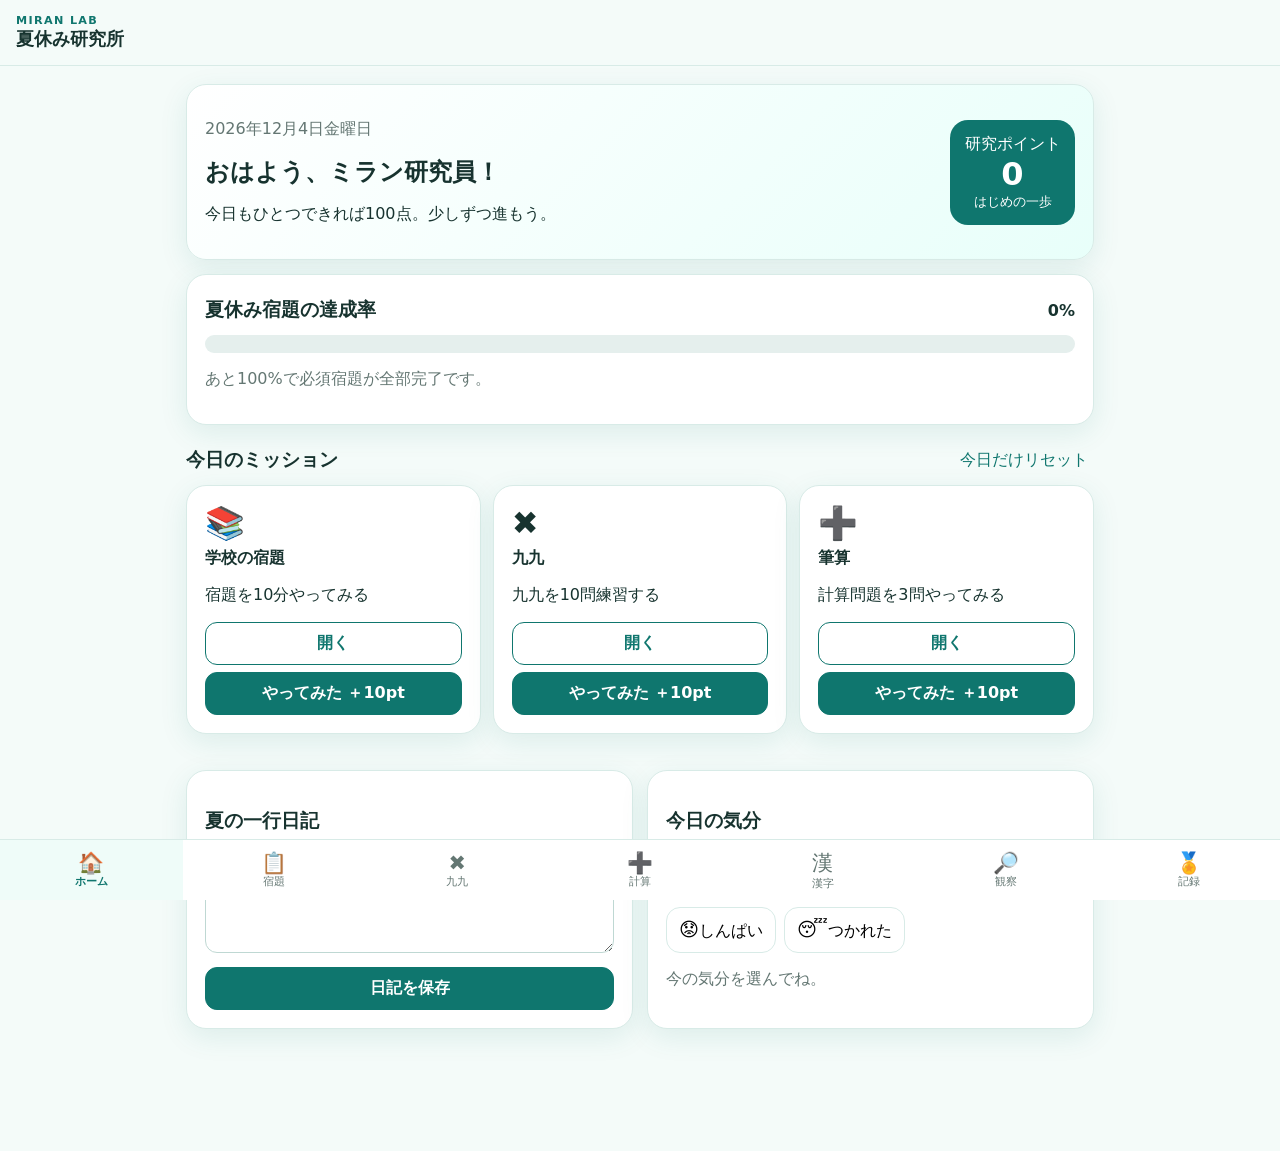
<file: index.html>
<!doctype html><html lang="ja"><head>
<meta charset="utf-8"><meta name="viewport" content="width=device-width,initial-scale=1,viewport-fit=cover">
<meta name="theme-color" content="#0f766e"><meta name="description" content="ミラン研究所 夏休み学習アプリ">
<link rel="manifest" href="manifest.webmanifest"><link rel="stylesheet" href="styles.css">
<title>ミラン研究所｜夏休み研究所</title></head><body>
<header class="app-header"><div><p class="eyebrow">MIRAN LAB</p><h1>夏休み研究所</h1></div><button id="installBtn" class="ghost hidden">ホーム画面に追加</button></header>
<main>
<section id="home" class="page active">
 <div class="hero card"><div><p id="todayLabel" class="muted"></p><h2>おはよう、ミラン研究員！</h2><p>今日もひとつできれば100点。少しずつ進もう。</p></div><div class="level-box"><span>研究ポイント</span><strong id="pointsTotal">0</strong><small id="badgeName">はじめの一歩</small></div></div>
 <div class="progress-card card"><div class="section-title-row"><h3>夏休み宿題の達成率</h3><strong id="overallPercent">0%</strong></div><div class="progress"><span id="overallBar"></span></div><p id="progressMessage" class="muted"></p></div>
 <section class="section-block"><div class="section-title-row"><h3>今日のミッション</h3><button id="resetToday" class="text-button">今日だけリセット</button></div><div id="missionList" class="mission-grid"></div></section>
 <section class="section-block two-col"><article class="card"><h3>夏の一行日記</h3><textarea id="dailyNote" rows="4" placeholder="今日あったことを一行で書こう"></textarea><button id="saveDailyNote" class="primary full">日記を保存</button></article><article class="card"><h3>今日の気分</h3><div id="quickMood" class="mood-row"></div><p id="moodMessage" class="muted">今の気分を選んでね。</p></article></section>
</section>
<section id="homework" class="page"><div class="section-title-row"><h2>学校の宿題</h2><span class="pill">芝浦小学校</span></div><p class="muted">進み具合を記録します。「学習する」から九九・計算・漢字などへ移動できます。</p><div id="homeworkList" class="homework-list"></div></section>
<section id="kuku" class="page"><div class="section-title-row"><h2>九九研究室</h2><span class="pill">毎日5〜10分</span></div>
 <div class="card"><div class="mode-tabs"><button class="mode active" data-kuku-mode="table">段の練習</button><button class="mode" data-kuku-mode="random">10問</button><button class="mode" data-kuku-mode="weak">苦手復習</button><button class="mode" data-kuku-mode="time">タイム</button></div><div id="kukuArea"></div><p id="kukuResult" class="result"></p></div>
</section>
<section id="math" class="page"><div class="section-title-row"><h2>計算研究室</h2><span class="pill">筆算・割り算・文章題</span></div>
 <div class="card"><div class="mode-tabs"><button class="mode active" data-math-mode="add">たし算筆算</button><button class="mode" data-math-mode="sub">ひき算筆算</button><button class="mode" data-math-mode="division">割り算</button><button class="mode" data-math-mode="word">文章題</button><button class="mode" data-math-mode="weak">苦手復習</button></div><div id="mathArea"></div><div class="button-row"><button id="mathHint" class="ghost">ヒント</button><button id="newMath" class="ghost">次の問題</button><button id="checkMath" class="primary">答えあわせ</button></div><p id="mathHintText" class="hint"></p><p id="mathResult" class="result"></p></div>
</section>
<section id="kanji" class="page"><div class="section-title-row"><h2>漢字研究室</h2><span class="pill">今日の5文字</span></div><div class="card"><div id="kanjiList" class="kanji-grid"></div><label>練習メモ<textarea id="kanjiMemo" rows="4" placeholder="読めた漢字、むずかしかった漢字"></textarea></label><button id="finishKanji" class="primary full">5文字に挑戦した ＋10pt</button></div></section>
<section id="explore" class="page"><div class="section-title-row"><h2>理科・探究記録</h2><span class="pill">写真も保存</span></div><form id="exploreForm" class="card form-stack"><label>見つけたもの<input name="theme" required placeholder="例：地震、免疫、セミ、雲"></label><label>観察・読書で分かったこと<textarea name="found" rows="4"></textarea></label><label>写真<input id="explorePhoto" type="file" accept="image/*" capture="environment"></label><button class="primary">観察記録を保存 ＋8pt</button></form><div id="exploreEntries" class="entry-list"></div></section>
<section id="report" class="page"><div class="section-title-row"><h2>記録とバックアップ</h2><span class="pill">家族と確認</span></div><div id="statsGrid" class="card stats-grid"></div><div class="card"><h3>今日の苦手</h3><div id="weakSummary"></div></div><div class="card"><h3>データを守る</h3><p class="muted">更新前や機種変更前にバックアップを書き出してください。</p><div class="button-row wrap"><button id="exportData" class="ghost">バックアップを書き出す</button><label class="file-button">バックアップを読み込む<input id="importData" type="file" accept="application/json"></label><button id="printReport" class="primary">印刷・PDF保存</button></div></div><div class="card"><h3>一行日記</h3><div id="diaryEntries" class="entry-list"></div></div></section>
</main>
<nav class="bottom-nav"><button data-page="home" class="active"><span>🏠</span>ホーム</button><button data-page="homework"><span>📋</span>宿題</button><button data-page="kuku"><span>✖️</span>九九</button><button data-page="math"><span>➕</span>計算</button><button data-page="kanji"><span>漢</span>漢字</button><button data-page="explore"><span>🔎</span>観察</button><button data-page="report"><span>🏅</span>記録</button></nav>
<script src="app.js" defer></script></body></html>
</file>
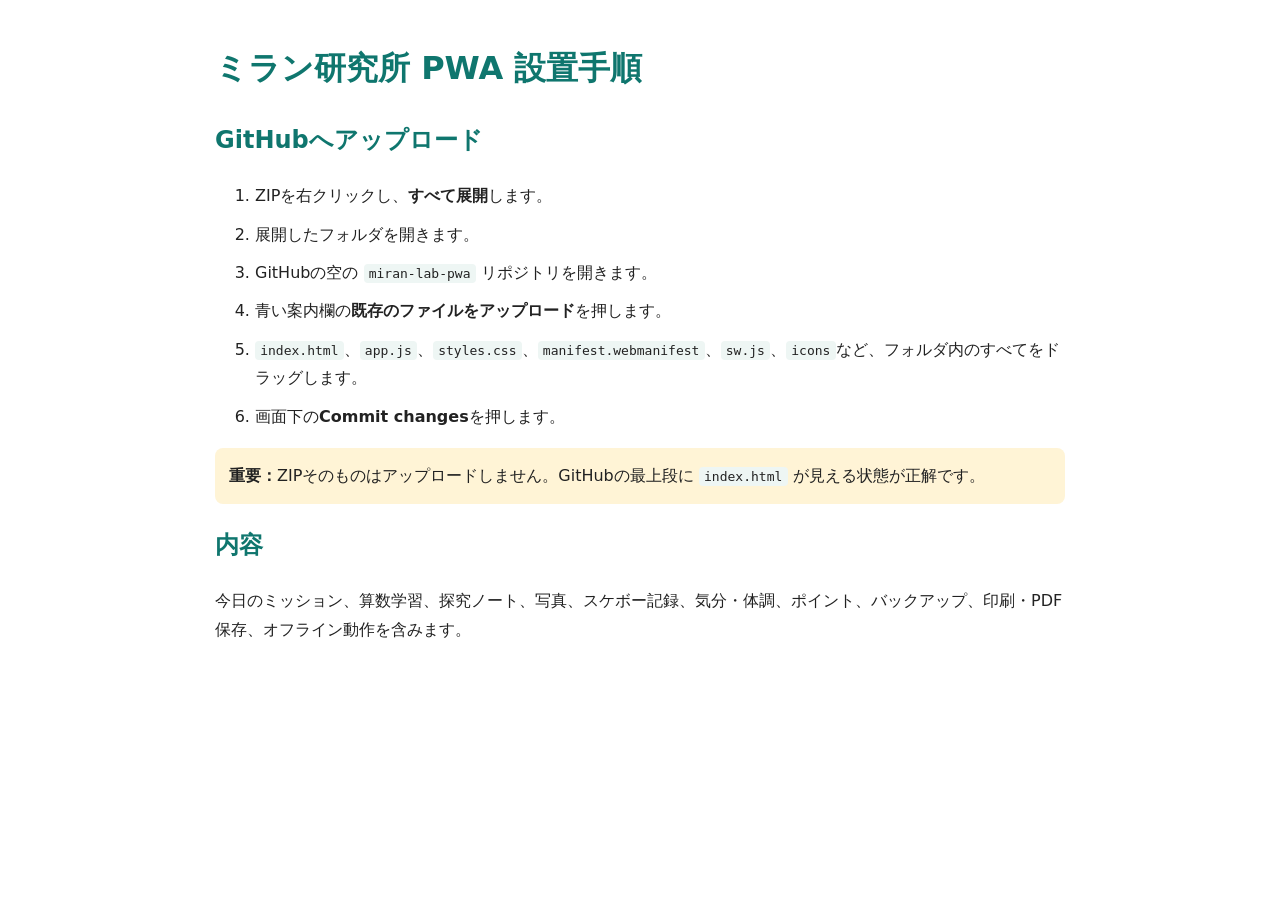
<file: 設置手順.html>
<!doctype html><html lang="ja"><head><meta charset="utf-8"><meta name="viewport" content="width=device-width,initial-scale=1"><title>ミラン研究所 PWA 設置手順</title><style>body{font-family:system-ui,-apple-system,"Yu Gothic",sans-serif;max-width:850px;margin:40px auto;padding:0 20px;line-height:1.8;color:#222}h1,h2{color:#0f766e}code{background:#eef6f4;padding:.15em .4em;border-radius:4px}li{margin:.6em 0}.note{background:#fff4d6;padding:14px;border-radius:8px}</style></head><body><h1>ミラン研究所 PWA 設置手順</h1><h2>GitHubへアップロード</h2><ol><li>ZIPを右クリックし、<b>すべて展開</b>します。</li><li>展開したフォルダを開きます。</li><li>GitHubの空の <code>miran-lab-pwa</code> リポジトリを開きます。</li><li>青い案内欄の<b>既存のファイルをアップロード</b>を押します。</li><li><code>index.html</code>、<code>app.js</code>、<code>styles.css</code>、<code>manifest.webmanifest</code>、<code>sw.js</code>、<code>icons</code>など、フォルダ内のすべてをドラッグします。</li><li>画面下の<b>Commit changes</b>を押します。</li></ol><p class="note"><b>重要：</b>ZIPそのものはアップロードしません。GitHubの最上段に <code>index.html</code> が見える状態が正解です。</p><h2>内容</h2><p>今日のミッション、算数学習、探究ノート、写真、スケボー記録、気分・体調、ポイント、バックアップ、印刷・PDF保存、オフライン動作を含みます。</p></body></html>
</file>
<file: styles.css>
:root{--bg:#f4fbf9;--card:#fff;--ink:#17332f;--muted:#647773;--brand:#0f766e;--line:#d8ebe7;--warm:#fff7db;--danger:#b42318;--shadow:0 8px 28px rgba(15,118,110,.10)}
*{box-sizing:border-box}html{background:var(--bg);color:var(--ink);font-family:"Yu Gothic","Hiragino Kaku Gothic ProN",system-ui,sans-serif}body{margin:0;padding-bottom:90px}button,input,textarea{font:inherit}button{cursor:pointer}.app-header{position:sticky;top:0;z-index:10;display:flex;justify-content:space-between;align-items:center;padding:14px 16px;background:rgba(244,251,249,.95);border-bottom:1px solid var(--line)}.app-header h1{font-size:1.1rem;margin:0}.eyebrow{margin:0;color:var(--brand);font-weight:800;font-size:.7rem;letter-spacing:.12em}main{width:min(940px,100%);margin:auto;padding:18px 16px}.page{display:none}.page.active{display:block}.card{background:var(--card);border:1px solid var(--line);border-radius:20px;padding:18px;box-shadow:var(--shadow);margin-bottom:14px}.hero{display:flex;justify-content:space-between;gap:16px;align-items:center;background:linear-gradient(135deg,#fff,#e8fffa)}.hero h2{margin:.2rem 0}.muted{color:var(--muted)}.level-box{min-width:125px;text-align:center;background:var(--brand);color:white;border-radius:18px;padding:14px}.level-box span,.level-box small{display:block}.level-box strong{display:block;font-size:2rem}.section-block{margin-top:22px}.section-title-row{display:flex;justify-content:space-between;align-items:center;gap:12px;margin:4px 0 12px}.section-title-row h2,.section-title-row h3{margin:0}.mission-grid{display:grid;grid-template-columns:repeat(3,1fr);gap:12px}.mission{min-height:155px;display:flex;flex-direction:column;justify-content:space-between}.mission.done{background:#e7f8f4;opacity:.8}.mission-icon{font-size:2rem}.mission h4{margin:.4rem 0}.two-col{display:grid;grid-template-columns:1fr 1fr;gap:14px}.mood-row{display:flex;flex-wrap:wrap;gap:8px}.mood-button{border:1px solid var(--line);background:white;border-radius:14px;padding:10px 12px;font-size:1.2rem}.mood-button.selected{outline:3px solid #99f6e4}.primary,.ghost,.file-button{border-radius:12px;padding:10px 14px;font-weight:700;border:1px solid var(--brand)}.primary{background:var(--brand);color:white}.ghost,.file-button{background:white;color:var(--brand)}.hidden{display:none!important}.text-button{border:0;background:none;color:var(--brand)}.pill{font-size:.8rem;background:var(--warm);padding:6px 10px;border-radius:999px}.full{width:100%;margin-top:10px}textarea,input{width:100%;border:1px solid #bfd8d3;border-radius:12px;padding:11px;background:white}.progress{height:18px;background:#e5efed;border-radius:999px;overflow:hidden}.progress span{display:block;height:100%;background:linear-gradient(90deg,#14b8a6,#0f766e);width:0;transition:.3s}.homework-list{display:grid;gap:12px}.homework-card{display:grid;grid-template-columns:1fr auto;gap:12px;align-items:center}.homework-card h3{margin:0 0 6px}.homework-actions{display:flex;gap:7px;flex-wrap:wrap;justify-content:flex-end}.homework-actions button{padding:7px 10px}.mini-progress{height:10px;background:#e8efed;border-radius:99px;overflow:hidden;margin-top:8px}.mini-progress span{display:block;height:100%;background:var(--brand)}.kanji-grid{display:grid;grid-template-columns:repeat(5,1fr);gap:10px;margin-bottom:16px}.kanji-card{text-align:center;border:1px solid var(--line);border-radius:14px;padding:12px}.kanji-card strong{font-size:2rem;display:block}.quiz-area{display:grid;gap:12px;margin:12px 0}.quiz-question{display:grid;grid-template-columns:1fr 120px;gap:12px;align-items:center;background:#f8fcfb;border-radius:12px;padding:12px}.button-row{display:flex;gap:10px;justify-content:flex-end}.button-row.wrap{flex-wrap:wrap;justify-content:flex-start}.result{font-weight:800;min-height:1.5em}.form-stack{display:grid;gap:14px}.form-stack label{display:grid;gap:6px;font-weight:700}.entry-list{display:grid;gap:10px}.entry{border-bottom:1px solid var(--line);padding:10px 0}.entry img{max-width:100%;max-height:300px;border-radius:12px;display:block;margin-top:8px}.stats-grid{display:grid;grid-template-columns:repeat(3,1fr);gap:10px}.stat{text-align:center;background:#f7fcfb;border-radius:14px;padding:12px}.stat strong{display:block;font-size:1.7rem;color:var(--brand)}.file-button input{display:none}.bottom-nav{position:fixed;z-index:20;bottom:0;left:0;right:0;display:grid;grid-template-columns:repeat(6,1fr);background:white;border-top:1px solid var(--line)}.bottom-nav button{border:0;background:white;padding:9px 2px;color:var(--muted);font-size:.68rem}.bottom-nav button span{display:block;font-size:1.3rem}.bottom-nav button.active{color:var(--brand);font-weight:800;background:#effcf9}
@media(max-width:700px){.mission-grid,.two-col{grid-template-columns:1fr}.kanji-grid{grid-template-columns:repeat(5,1fr)}.hero{align-items:flex-start}.homework-card{grid-template-columns:1fr}.homework-actions{justify-content:flex-start}.stats-grid{grid-template-columns:repeat(2,1fr)}.quiz-question{grid-template-columns:1fr 90px}}
@media print{.app-header,.bottom-nav,button,.file-button{display:none!important}body{padding:0}.page{display:none!important}#report{display:block!important}.card{box-shadow:none}}
.mode-tabs{display:flex;gap:8px;flex-wrap:wrap;margin-bottom:16px}.mode{border:1px solid var(--line);background:white;color:var(--brand);border-radius:999px;padding:8px 12px;font-weight:700}.mode.active{background:var(--brand);color:white}.dan-picker{display:grid;grid-template-columns:repeat(5,1fr);gap:8px;margin-bottom:14px}.kuku-table{display:grid;grid-template-columns:repeat(3,1fr);gap:8px}.kuku-line{display:grid;grid-template-columns:1fr auto auto;gap:8px;align-items:center;border:1px solid var(--line);background:#f8fcfb;border-radius:12px;padding:12px}.kuku-line span{font-size:1.4rem;font-weight:800;color:var(--brand)}.quiz-list{display:grid;gap:10px}.timer,.finish-box{text-align:center;font-size:1.3rem;padding:18px;background:var(--warm);border-radius:14px}.big-question{display:grid;grid-template-columns:1fr 120px;gap:12px;align-items:center;font-size:1.6rem;padding:24px 8px}.vertical-wrap{display:grid;place-items:center;gap:16px;padding:12px}.vertical{font-family:ui-monospace,monospace;font-size:2.2rem;text-align:right;min-width:180px}.vertical div{padding:2px 12px}.vertical div span{float:left}.vertical hr{border:0;border-top:3px solid var(--ink);margin:4px 0}.answer-placeholder{color:var(--muted)}.answer-box{display:grid;grid-template-columns:auto 150px;gap:10px;align-items:center;font-weight:800}.story-question{font-size:1.25rem;line-height:1.8;background:#f8fcfb;border-radius:14px;padding:18px}.hint{background:var(--warm);border-radius:12px;padding:10px;min-height:1.5em}.ok{border-color:#16a34a!important;background:#f0fdf4!important}.bad{border-color:#dc2626!important;background:#fef2f2!important}.stack-buttons{display:grid;gap:7px}.bottom-nav{grid-template-columns:repeat(7,1fr)}
@media(max-width:700px){.kuku-table{grid-template-columns:1fr}.dan-picker{grid-template-columns:repeat(3,1fr)}.bottom-nav button{font-size:.6rem}.bottom-nav button span{font-size:1.15rem}}
</file>
